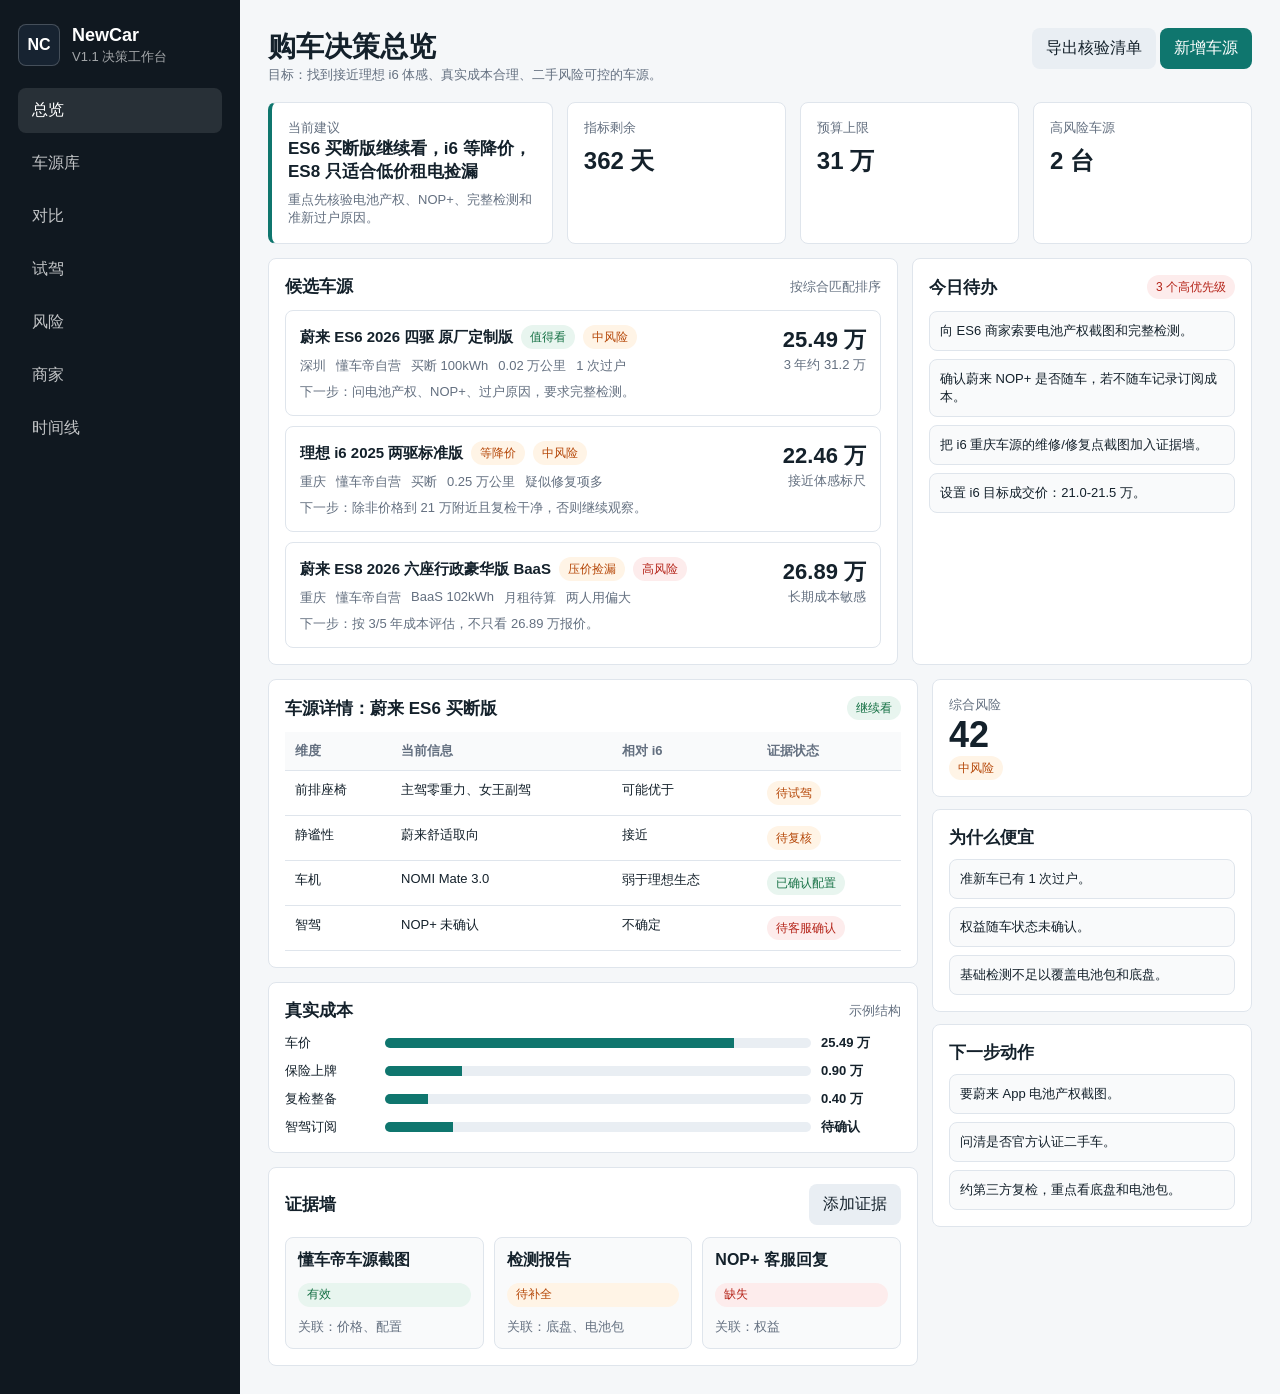
<file: docs/v1.1-wireframe.html>
<!doctype html>
<html lang="zh-CN">
  <head>
    <meta charset="utf-8">
    <meta name="viewport" content="width=device-width, initial-scale=1">
    <title>NewCar V1.1 线框原型</title>
    <style>
      :root {
        --bg: #f5f7f9;
        --panel: #ffffff;
        --ink: #14212b;
        --muted: #647080;
        --line: #dfe5ec;
        --nav: #101820;
        --primary: #0f766e;
        --blue: #2563eb;
        --red: #b42318;
        --orange: #b54708;
        --green: #167145;
        --radius: 8px;
      }

      * {
        box-sizing: border-box;
      }

      body {
        margin: 0;
        background: var(--bg);
        color: var(--ink);
        font-family: -apple-system, BlinkMacSystemFont, "Segoe UI", "PingFang SC", "Microsoft YaHei", sans-serif;
        letter-spacing: 0;
      }

      .shell {
        min-height: 100vh;
        display: grid;
        grid-template-columns: 240px minmax(0, 1fr);
      }

      .sidebar {
        background: var(--nav);
        color: #fff;
        padding: 24px 18px;
        display: flex;
        flex-direction: column;
        gap: 22px;
      }

      .brand {
        display: flex;
        align-items: center;
        gap: 12px;
      }

      .mark {
        width: 42px;
        height: 42px;
        display: grid;
        place-items: center;
        border-radius: var(--radius);
        background: #172331;
        border: 1px solid rgba(255, 255, 255, 0.2);
        font-weight: 760;
      }

      .brand-title {
        font-size: 18px;
        font-weight: 760;
      }

      .brand-subtitle {
        margin-top: 2px;
        color: rgba(255, 255, 255, 0.62);
        font-size: 13px;
      }

      .nav {
        display: grid;
        gap: 8px;
      }

      .nav button {
        border: 0;
        border-radius: var(--radius);
        background: transparent;
        color: rgba(255, 255, 255, 0.74);
        text-align: left;
        padding: 12px 14px;
        font: inherit;
      }

      .nav button.active {
        background: rgba(255, 255, 255, 0.1);
        color: #fff;
      }

      .main {
        padding: 28px;
        min-width: 0;
      }

      .topbar {
        display: flex;
        justify-content: space-between;
        align-items: flex-start;
        gap: 18px;
        margin-bottom: 18px;
      }

      h1,
      h2,
      h3,
      p {
        margin: 0;
      }

      h1 {
        font-size: 28px;
      }

      h2 {
        font-size: 17px;
      }

      h3 {
        font-size: 15px;
      }

      .muted {
        color: var(--muted);
        font-size: 13px;
      }

      .button {
        border: 0;
        border-radius: var(--radius);
        padding: 10px 14px;
        background: var(--primary);
        color: #fff;
        font: inherit;
      }

      .button.secondary {
        background: #e9eef3;
        color: var(--ink);
      }

      .summary {
        display: grid;
        grid-template-columns: 1.3fr repeat(3, minmax(0, 1fr));
        gap: 14px;
        margin-bottom: 14px;
      }

      .panel,
      .card,
      .decision {
        background: var(--panel);
        border: 1px solid var(--line);
        border-radius: var(--radius);
      }

      .panel,
      .decision {
        padding: 16px;
      }

      .decision {
        border-left: 4px solid var(--primary);
      }

      .kpi {
        padding: 16px;
      }

      .kpi .value {
        margin-top: 8px;
        font-size: 24px;
        font-weight: 760;
      }

      .content-grid {
        display: grid;
        grid-template-columns: minmax(0, 1fr) 340px;
        gap: 14px;
      }

      .section-head {
        display: flex;
        justify-content: space-between;
        align-items: center;
        gap: 10px;
        margin-bottom: 12px;
      }

      .car-list {
        display: grid;
        gap: 10px;
      }

      .car-card {
        padding: 14px;
        display: grid;
        grid-template-columns: minmax(0, 1fr) auto;
        gap: 12px;
      }

      .car-title {
        display: flex;
        align-items: center;
        flex-wrap: wrap;
        gap: 8px;
        margin-bottom: 8px;
      }

      .tag {
        display: inline-flex;
        align-items: center;
        min-height: 24px;
        border-radius: 999px;
        padding: 3px 9px;
        font-size: 12px;
        background: #eef2f6;
        color: var(--muted);
      }

      .tag.good {
        background: #e8f5ef;
        color: var(--green);
      }

      .tag.warn {
        background: #fff4e6;
        color: var(--orange);
      }

      .tag.bad {
        background: #fdecec;
        color: var(--red);
      }

      .facts {
        display: flex;
        flex-wrap: wrap;
        gap: 10px;
        color: var(--muted);
        font-size: 13px;
      }

      .price {
        text-align: right;
      }

      .price strong {
        display: block;
        font-size: 22px;
      }

      .detail-shell {
        margin-top: 14px;
        display: grid;
        grid-template-columns: minmax(0, 1fr) 320px;
        gap: 14px;
      }

      .detail-stack {
        display: grid;
        gap: 14px;
      }

      .matrix {
        width: 100%;
        border-collapse: collapse;
        font-size: 13px;
      }

      .matrix th,
      .matrix td {
        padding: 10px;
        text-align: left;
        border-bottom: 1px solid var(--line);
        vertical-align: top;
      }

      .matrix th {
        color: var(--muted);
        font-weight: 650;
        background: #f9fafb;
      }

      .cost-bars {
        display: grid;
        gap: 10px;
      }

      .bar-row {
        display: grid;
        grid-template-columns: 90px minmax(0, 1fr) 80px;
        align-items: center;
        gap: 10px;
        font-size: 13px;
      }

      .bar {
        height: 10px;
        border-radius: 999px;
        background: #e9eef3;
        overflow: hidden;
      }

      .bar span {
        display: block;
        height: 100%;
        background: var(--primary);
      }

      .evidence-grid {
        display: grid;
        grid-template-columns: repeat(3, minmax(0, 1fr));
        gap: 10px;
      }

      .evidence {
        padding: 12px;
        min-height: 112px;
        background: #f9fafb;
        border: 1px solid var(--line);
        border-radius: var(--radius);
        display: flex;
        flex-direction: column;
        justify-content: space-between;
      }

      .decision-panel {
        position: sticky;
        top: 18px;
        align-self: start;
        display: grid;
        gap: 12px;
      }

      .score {
        font-size: 36px;
        font-weight: 780;
      }

      .checklist {
        display: grid;
        gap: 8px;
      }

      .check {
        padding: 10px;
        border: 1px solid var(--line);
        border-radius: var(--radius);
        background: #f9fafb;
        font-size: 13px;
      }

      @media (max-width: 960px) {
        .shell {
          grid-template-columns: 1fr;
        }

        .sidebar {
          position: sticky;
          top: 0;
          z-index: 2;
          padding: 14px;
        }

        .nav {
          grid-template-columns: repeat(4, minmax(0, 1fr));
        }

        .nav button {
          text-align: center;
          padding: 10px 8px;
        }

        .summary,
        .content-grid,
        .detail-shell {
          grid-template-columns: 1fr;
        }

        .evidence-grid {
          grid-template-columns: 1fr;
        }

        .decision-panel {
          position: static;
        }
      }
    </style>
  </head>
  <body>
    <div class="shell">
      <aside class="sidebar">
        <div class="brand">
          <div class="mark">NC</div>
          <div>
            <div class="brand-title">NewCar</div>
            <div class="brand-subtitle">V1.1 决策工作台</div>
          </div>
        </div>
        <nav class="nav" aria-label="主导航">
          <button class="active">总览</button>
          <button>车源库</button>
          <button>对比</button>
          <button>试驾</button>
          <button>风险</button>
          <button>商家</button>
          <button>时间线</button>
        </nav>
      </aside>

      <main class="main">
        <header class="topbar">
          <div>
            <h1>购车决策总览</h1>
            <p class="muted">目标：找到接近理想 i6 体感、真实成本合理、二手风险可控的车源。</p>
          </div>
          <div>
            <button class="button secondary">导出核验清单</button>
            <button class="button">新增车源</button>
          </div>
        </header>

        <section class="summary" aria-label="决策摘要">
          <div class="decision">
            <div class="muted">当前建议</div>
            <h2>ES6 买断版继续看，i6 等降价，ES8 只适合低价租电捡漏</h2>
            <p class="muted" style="margin-top: 8px;">重点先核验电池产权、NOP+、完整检测和准新过户原因。</p>
          </div>
          <div class="panel kpi">
            <div class="muted">指标剩余</div>
            <div class="value">362 天</div>
          </div>
          <div class="panel kpi">
            <div class="muted">预算上限</div>
            <div class="value">31 万</div>
          </div>
          <div class="panel kpi">
            <div class="muted">高风险车源</div>
            <div class="value">2 台</div>
          </div>
        </section>

        <section class="content-grid">
          <div class="panel">
            <div class="section-head">
              <h2>候选车源</h2>
              <span class="muted">按综合匹配排序</span>
            </div>
            <div class="car-list">
              <article class="car-card card">
                <div>
                  <div class="car-title">
                    <h3>蔚来 ES6 2026 四驱 原厂定制版</h3>
                    <span class="tag good">值得看</span>
                    <span class="tag warn">中风险</span>
                  </div>
                  <div class="facts">
                    <span>深圳</span>
                    <span>懂车帝自营</span>
                    <span>买断 100kWh</span>
                    <span>0.02 万公里</span>
                    <span>1 次过户</span>
                  </div>
                  <p class="muted" style="margin-top: 8px;">下一步：问电池产权、NOP+、过户原因，要求完整检测。</p>
                </div>
                <div class="price">
                  <strong>25.49 万</strong>
                  <span class="muted">3 年约 31.2 万</span>
                </div>
              </article>

              <article class="car-card card">
                <div>
                  <div class="car-title">
                    <h3>理想 i6 2025 两驱标准版</h3>
                    <span class="tag warn">等降价</span>
                    <span class="tag warn">中风险</span>
                  </div>
                  <div class="facts">
                    <span>重庆</span>
                    <span>懂车帝自营</span>
                    <span>买断</span>
                    <span>0.25 万公里</span>
                    <span>疑似修复项多</span>
                  </div>
                  <p class="muted" style="margin-top: 8px;">下一步：除非价格到 21 万附近且复检干净，否则继续观察。</p>
                </div>
                <div class="price">
                  <strong>22.46 万</strong>
                  <span class="muted">接近体感标尺</span>
                </div>
              </article>

              <article class="car-card card">
                <div>
                  <div class="car-title">
                    <h3>蔚来 ES8 2026 六座行政豪华版 BaaS</h3>
                    <span class="tag warn">压价捡漏</span>
                    <span class="tag bad">高风险</span>
                  </div>
                  <div class="facts">
                    <span>重庆</span>
                    <span>懂车帝自营</span>
                    <span>BaaS 102kWh</span>
                    <span>月租待算</span>
                    <span>两人用偏大</span>
                  </div>
                  <p class="muted" style="margin-top: 8px;">下一步：按 3/5 年成本评估，不只看 26.89 万报价。</p>
                </div>
                <div class="price">
                  <strong>26.89 万</strong>
                  <span class="muted">长期成本敏感</span>
                </div>
              </article>
            </div>
          </div>

          <aside class="panel">
            <div class="section-head">
              <h2>今日待办</h2>
              <span class="tag bad">3 个高优先级</span>
            </div>
            <div class="checklist">
              <div class="check">向 ES6 商家索要电池产权截图和完整检测。</div>
              <div class="check">确认蔚来 NOP+ 是否随车，若不随车记录订阅成本。</div>
              <div class="check">把 i6 重庆车源的维修/修复点截图加入证据墙。</div>
              <div class="check">设置 i6 目标成交价：21.0-21.5 万。</div>
            </div>
          </aside>
        </section>

        <section class="detail-shell" aria-label="车源详情线框">
          <div class="detail-stack">
            <section class="panel">
              <div class="section-head">
                <h2>车源详情：蔚来 ES6 买断版</h2>
                <span class="tag good">继续看</span>
              </div>
              <table class="matrix">
                <thead>
                  <tr>
                    <th>维度</th>
                    <th>当前信息</th>
                    <th>相对 i6</th>
                    <th>证据状态</th>
                  </tr>
                </thead>
                <tbody>
                  <tr>
                    <td>前排座椅</td>
                    <td>主驾零重力、女王副驾</td>
                    <td>可能优于</td>
                    <td><span class="tag warn">待试驾</span></td>
                  </tr>
                  <tr>
                    <td>静谧性</td>
                    <td>蔚来舒适取向</td>
                    <td>接近</td>
                    <td><span class="tag warn">待复核</span></td>
                  </tr>
                  <tr>
                    <td>车机</td>
                    <td>NOMI Mate 3.0</td>
                    <td>弱于理想生态</td>
                    <td><span class="tag good">已确认配置</span></td>
                  </tr>
                  <tr>
                    <td>智驾</td>
                    <td>NOP+ 未确认</td>
                    <td>不确定</td>
                    <td><span class="tag bad">待客服确认</span></td>
                  </tr>
                </tbody>
              </table>
            </section>

            <section class="panel">
              <div class="section-head">
                <h2>真实成本</h2>
                <span class="muted">示例结构</span>
              </div>
              <div class="cost-bars">
                <div class="bar-row">
                  <span>车价</span>
                  <div class="bar"><span style="width: 82%;"></span></div>
                  <strong>25.49 万</strong>
                </div>
                <div class="bar-row">
                  <span>保险上牌</span>
                  <div class="bar"><span style="width: 18%;"></span></div>
                  <strong>0.90 万</strong>
                </div>
                <div class="bar-row">
                  <span>复检整备</span>
                  <div class="bar"><span style="width: 10%;"></span></div>
                  <strong>0.40 万</strong>
                </div>
                <div class="bar-row">
                  <span>智驾订阅</span>
                  <div class="bar"><span style="width: 16%;"></span></div>
                  <strong>待确认</strong>
                </div>
              </div>
            </section>

            <section class="panel">
              <div class="section-head">
                <h2>证据墙</h2>
                <button class="button secondary">添加证据</button>
              </div>
              <div class="evidence-grid">
                <div class="evidence">
                  <strong>懂车帝车源截图</strong>
                  <span class="tag good">有效</span>
                  <span class="muted">关联：价格、配置</span>
                </div>
                <div class="evidence">
                  <strong>检测报告</strong>
                  <span class="tag warn">待补全</span>
                  <span class="muted">关联：底盘、电池包</span>
                </div>
                <div class="evidence">
                  <strong>NOP+ 客服回复</strong>
                  <span class="tag bad">缺失</span>
                  <span class="muted">关联：权益</span>
                </div>
              </div>
            </section>
          </div>

          <aside class="decision-panel">
            <section class="panel">
              <div class="muted">综合风险</div>
              <div class="score">42</div>
              <span class="tag warn">中风险</span>
            </section>
            <section class="panel">
              <h2>为什么便宜</h2>
              <div class="checklist" style="margin-top: 10px;">
                <div class="check">准新车已有 1 次过户。</div>
                <div class="check">权益随车状态未确认。</div>
                <div class="check">基础检测不足以覆盖电池包和底盘。</div>
              </div>
            </section>
            <section class="panel">
              <h2>下一步动作</h2>
              <div class="checklist" style="margin-top: 10px;">
                <div class="check">要蔚来 App 电池产权截图。</div>
                <div class="check">问清是否官方认证二手车。</div>
                <div class="check">约第三方复检，重点看底盘和电池包。</div>
              </div>
            </section>
          </aside>
        </section>
      </main>
    </div>
  </body>
</html>
</file>
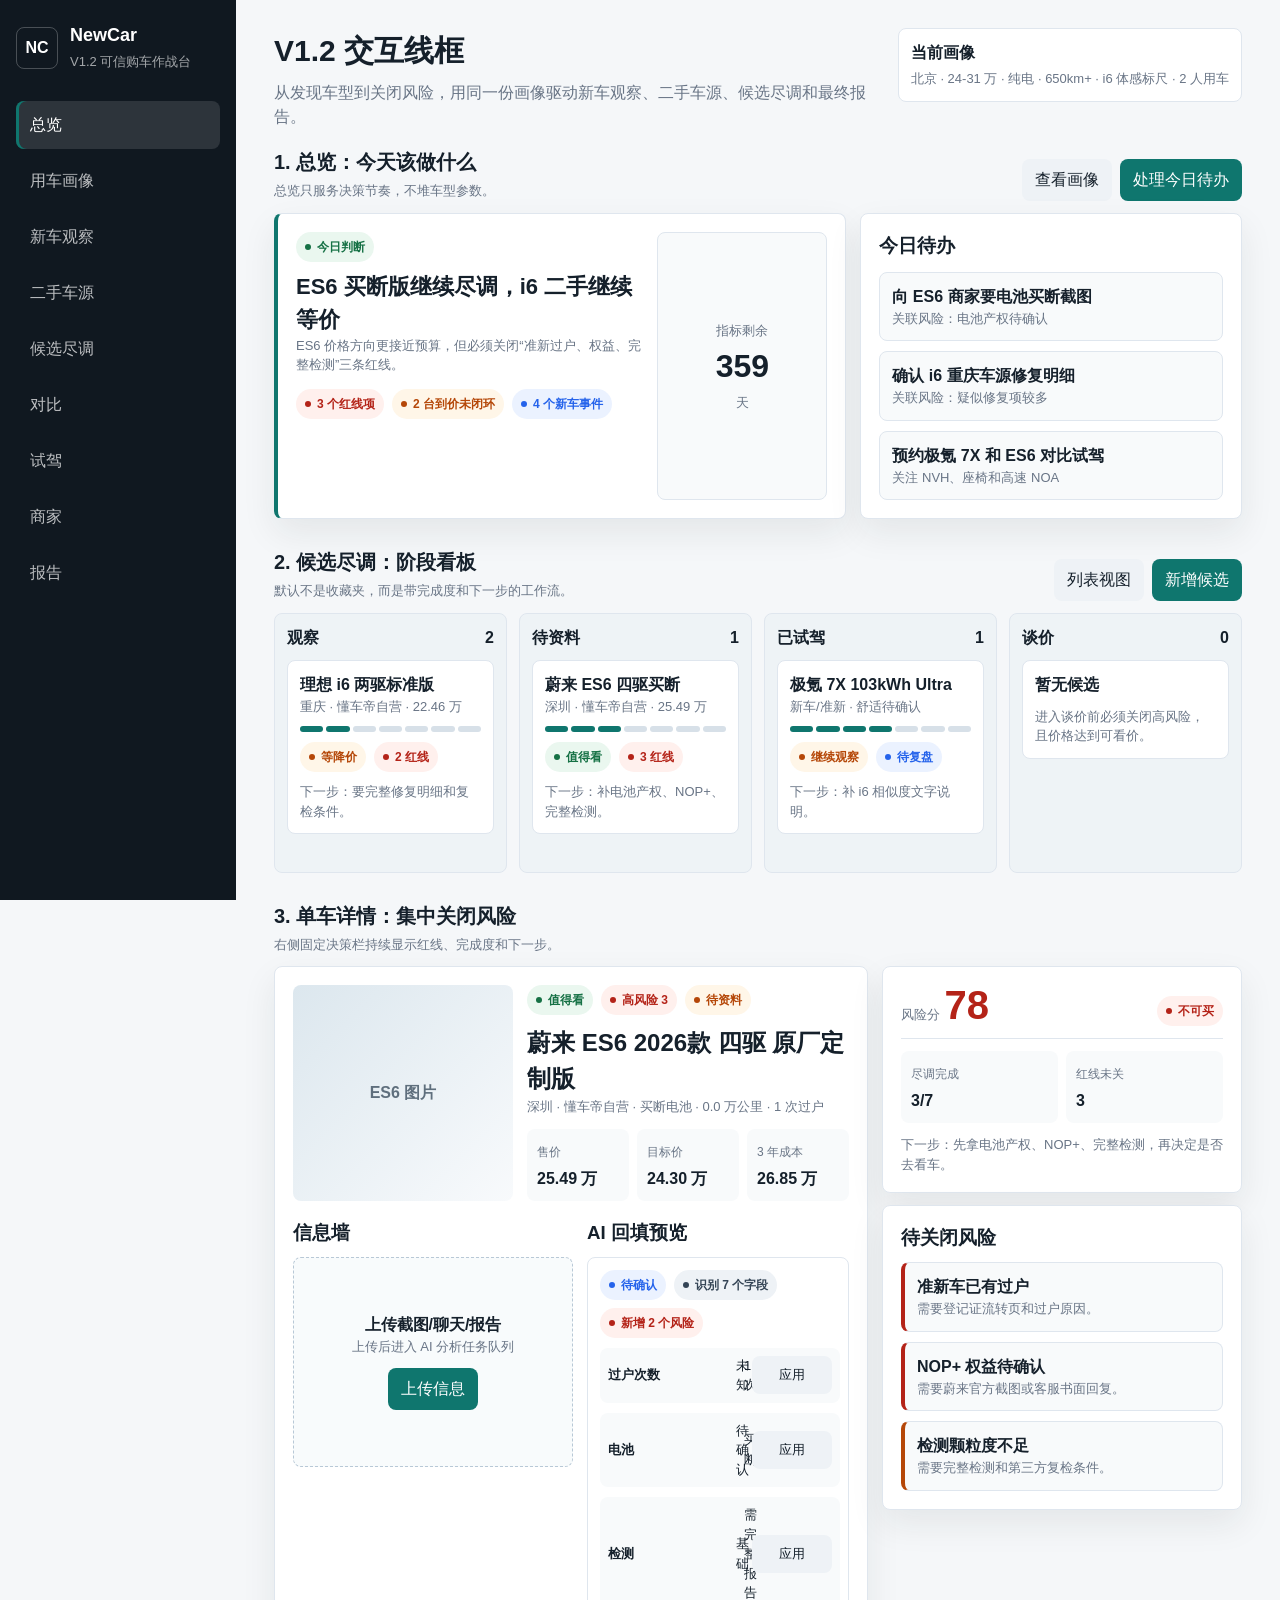
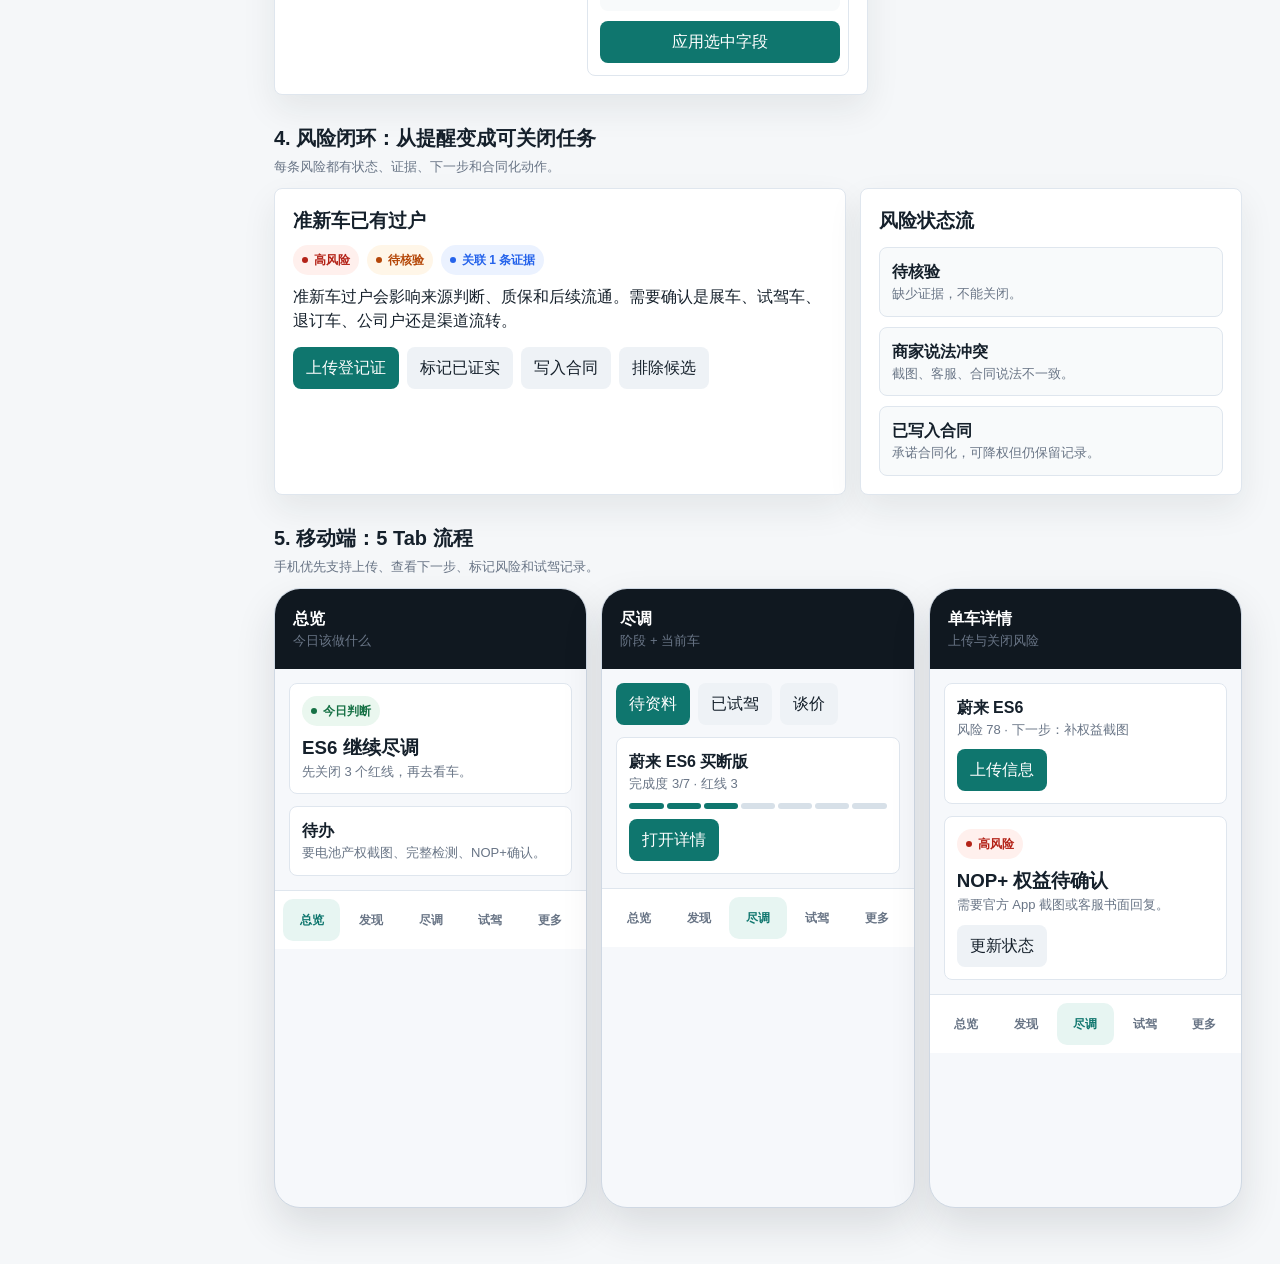
<file: docs/v1.2-wireframe.html>
<!doctype html>
<html lang="zh-CN">
  <head>
    <meta charset="utf-8">
    <meta name="viewport" content="width=device-width, initial-scale=1">
    <title>NewCar V1.2 Wireframe</title>
    <style>
      :root {
        --bg: #f5f7f9;
        --panel: #ffffff;
        --panel-soft: #f8fafb;
        --text: #15202b;
        --muted: #697586;
        --line: #dfe6ee;
        --primary: #0f766e;
        --primary-soft: #e7f5f2;
        --danger: #b42318;
        --danger-soft: #fff0ed;
        --warn: #b54708;
        --warn-soft: #fff6e8;
        --info: #2563eb;
        --info-soft: #ebf2ff;
        --ok: #167145;
        --ok-soft: #eaf7ef;
        --nav: #101820;
        --shadow: 0 14px 34px rgba(21, 32, 43, 0.08);
        --radius: 8px;
      }

      * {
        box-sizing: border-box;
      }

      body {
        margin: 0;
        background: var(--bg);
        color: var(--text);
        font-family: -apple-system, BlinkMacSystemFont, "Segoe UI", "PingFang SC", "Microsoft YaHei", sans-serif;
        line-height: 1.5;
      }

      h1,
      h2,
      h3,
      p {
        margin: 0;
      }

      .page {
        display: grid;
        grid-template-columns: 236px minmax(0, 1fr);
        min-height: 100vh;
      }

      .sidebar {
        position: sticky;
        top: 0;
        height: 100vh;
        padding: 22px 16px;
        background: var(--nav);
        color: #fff;
      }

      .brand {
        display: flex;
        align-items: center;
        gap: 12px;
        margin-bottom: 28px;
      }

      .mark {
        width: 42px;
        height: 42px;
        display: grid;
        place-items: center;
        border: 1px solid rgba(255, 255, 255, 0.24);
        border-radius: var(--radius);
        font-weight: 800;
      }

      .brand strong {
        display: block;
        font-size: 18px;
      }

      .brand span {
        color: rgba(255, 255, 255, 0.62);
        font-size: 13px;
      }

      .nav {
        display: grid;
        gap: 8px;
      }

      .nav button {
        border: 0;
        border-radius: var(--radius);
        padding: 12px 14px;
        background: transparent;
        color: rgba(255, 255, 255, 0.72);
        text-align: left;
        font: inherit;
      }

      .nav button.active {
        background: rgba(255, 255, 255, 0.12);
        color: #fff;
        box-shadow: inset 3px 0 0 var(--primary);
      }

      .main {
        padding: 28px clamp(22px, 3vw, 38px);
      }

      .top {
        display: grid;
        grid-template-columns: minmax(0, 1fr) auto;
        gap: 20px;
        align-items: start;
        margin-bottom: 18px;
      }

      .top h1 {
        font-size: 30px;
      }

      .top p {
        margin-top: 8px;
        color: var(--muted);
      }

      .profile-chip {
        min-width: 330px;
        padding: 12px;
        border: 1px solid var(--line);
        border-radius: var(--radius);
        background: var(--panel);
      }

      .profile-chip strong {
        display: block;
      }

      .profile-chip span {
        display: block;
        margin-top: 4px;
        color: var(--muted);
        font-size: 13px;
      }

      .screen {
        margin: 18px 0 28px;
      }

      .screen-title {
        display: flex;
        justify-content: space-between;
        align-items: end;
        gap: 12px;
        margin-bottom: 12px;
      }

      .screen-title h2 {
        font-size: 20px;
      }

      .screen-title p {
        margin-top: 4px;
        color: var(--muted);
        font-size: 13px;
      }

      .panel,
      .card {
        border: 1px solid var(--line);
        border-radius: var(--radius);
        background: var(--panel);
        box-shadow: var(--shadow);
      }

      .panel {
        padding: 18px;
      }

      .subtle {
        color: var(--muted);
        font-size: 13px;
      }

      .button-row,
      .chip-row {
        display: flex;
        flex-wrap: wrap;
        gap: 8px;
      }

      .button {
        min-height: 38px;
        padding: 9px 13px;
        border: 0;
        border-radius: var(--radius);
        background: #eef2f6;
        color: var(--text);
        font: inherit;
      }

      .button.primary {
        background: var(--primary);
        color: #fff;
      }

      .chip {
        display: inline-flex;
        align-items: center;
        gap: 6px;
        padding: 6px 9px;
        border-radius: 999px;
        background: #eef2f6;
        color: #344455;
        font-size: 12px;
        font-weight: 700;
      }

      .chip::before {
        content: "";
        width: 6px;
        height: 6px;
        border-radius: 999px;
        background: currentColor;
      }

      .chip.ok {
        background: var(--ok-soft);
        color: var(--ok);
      }

      .chip.warn {
        background: var(--warn-soft);
        color: var(--warn);
      }

      .chip.danger {
        background: var(--danger-soft);
        color: var(--danger);
      }

      .chip.info {
        background: var(--info-soft);
        color: var(--info);
      }

      .dashboard-grid {
        display: grid;
        grid-template-columns: minmax(0, 1.2fr) minmax(320px, 0.8fr);
        gap: 14px;
      }

      .decision-hero {
        display: grid;
        grid-template-columns: minmax(0, 1fr) 170px;
        gap: 16px;
        align-items: stretch;
        border-left: 4px solid var(--primary);
      }

      .decision-hero h3 {
        margin-top: 8px;
        font-size: 22px;
      }

      .deadline {
        display: grid;
        place-items: center;
        border: 1px solid var(--line);
        border-radius: var(--radius);
        background: var(--panel-soft);
        text-align: center;
      }

      .deadline strong {
        display: block;
        font-size: 32px;
      }

      .task-list,
      .event-list,
      .risk-list {
        display: grid;
        gap: 10px;
      }

      .task,
      .event,
      .risk {
        padding: 12px;
        border: 1px solid var(--line);
        border-radius: var(--radius);
        background: var(--panel-soft);
      }

      .risk.high {
        border-left: 4px solid var(--danger);
      }

      .risk.medium {
        border-left: 4px solid var(--warn);
      }

      .board {
        display: grid;
        grid-template-columns: repeat(4, minmax(220px, 1fr));
        gap: 12px;
        overflow-x: auto;
      }

      .lane {
        min-height: 260px;
        padding: 12px;
        border: 1px solid var(--line);
        border-radius: var(--radius);
        background: #eef3f6;
      }

      .lane-head {
        display: flex;
        justify-content: space-between;
        margin-bottom: 10px;
        font-weight: 780;
      }

      .deal-card {
        display: grid;
        gap: 10px;
        padding: 12px;
        border: 1px solid var(--line);
        border-radius: var(--radius);
        background: #fff;
      }

      .progress {
        display: grid;
        grid-template-columns: repeat(7, 1fr);
        gap: 3px;
      }

      .progress span {
        height: 6px;
        border-radius: 999px;
        background: #d7e0e8;
      }

      .progress span.done {
        background: var(--primary);
      }

      .detail-grid {
        display: grid;
        grid-template-columns: minmax(0, 1fr) 360px;
        gap: 14px;
        align-items: start;
      }

      .detail-hero {
        display: grid;
        grid-template-columns: 220px minmax(0, 1fr);
        gap: 14px;
      }

      .car-image {
        display: grid;
        place-items: center;
        min-height: 150px;
        border-radius: var(--radius);
        background: linear-gradient(135deg, #dce7ee, #f8fafc);
        color: #5f6f7d;
        font-weight: 800;
      }

      .facts {
        display: grid;
        grid-template-columns: repeat(3, minmax(0, 1fr));
        gap: 8px;
        margin-top: 12px;
      }

      .fact {
        padding: 10px;
        border-radius: var(--radius);
        background: var(--panel-soft);
      }

      .fact span {
        color: var(--muted);
        font-size: 12px;
      }

      .fact strong {
        display: block;
        margin-top: 4px;
      }

      .rail {
        position: sticky;
        top: 18px;
        display: grid;
        gap: 12px;
      }

      .score {
        display: flex;
        align-items: end;
        justify-content: space-between;
        gap: 10px;
        padding-bottom: 12px;
        border-bottom: 1px solid var(--line);
      }

      .score strong {
        color: var(--danger);
        font-size: 40px;
        line-height: 1;
      }

      .wall-grid {
        display: grid;
        grid-template-columns: minmax(280px, 0.8fr) minmax(0, 1.2fr);
        gap: 14px;
      }

      .upload {
        display: grid;
        place-items: center;
        min-height: 210px;
        border: 1px dashed #b8c8d6;
        border-radius: var(--radius);
        background: #f8fbfc;
        text-align: center;
      }

      .analysis-card {
        display: grid;
        gap: 10px;
        padding: 12px;
        border: 1px solid var(--line);
        border-radius: var(--radius);
        background: #fff;
      }

      .field-change {
        display: grid;
        grid-template-columns: 120px minmax(0, 1fr) minmax(0, 1fr) 80px;
        gap: 8px;
        align-items: center;
        padding: 8px;
        border-radius: var(--radius);
        background: var(--panel-soft);
        font-size: 13px;
      }

      .mobile-wrap {
        display: grid;
        grid-template-columns: repeat(3, minmax(240px, 1fr));
        gap: 14px;
      }

      .phone {
        overflow: hidden;
        min-height: 620px;
        border: 1px solid #cfd8e3;
        border-radius: 26px;
        background: #f6f8fb;
        box-shadow: 0 18px 40px rgba(21, 32, 43, 0.12);
      }

      .phone-head {
        padding: 18px;
        background: var(--nav);
        color: #fff;
      }

      .phone-body {
        display: grid;
        gap: 12px;
        padding: 14px;
      }

      .phone-nav {
        display: grid;
        grid-template-columns: repeat(5, 1fr);
        gap: 2px;
        padding: 8px;
        border-top: 1px solid var(--line);
        background: #fff;
      }

      .phone-nav span {
        display: grid;
        place-items: center;
        min-height: 42px;
        border-radius: 10px;
        color: var(--muted);
        font-size: 12px;
        font-weight: 760;
      }

      .phone-nav span.active {
        background: var(--primary-soft);
        color: var(--primary);
      }

      .mobile-card {
        padding: 12px;
        border: 1px solid var(--line);
        border-radius: var(--radius);
        background: #fff;
      }

      @media (max-width: 980px) {
        .page {
          grid-template-columns: 1fr;
        }

        .sidebar {
          position: static;
          height: auto;
        }

        .top,
        .dashboard-grid,
        .detail-grid,
        .wall-grid,
        .detail-hero {
          grid-template-columns: 1fr;
        }

        .profile-chip {
          min-width: 0;
        }

        .mobile-wrap {
          grid-template-columns: 1fr;
        }
      }
    </style>
  </head>
  <body>
    <div class="page">
      <aside class="sidebar">
        <div class="brand">
          <div class="mark">NC</div>
          <div>
            <strong>NewCar</strong>
            <span>V1.2 可信购车作战台</span>
          </div>
        </div>
        <nav class="nav" aria-label="V1.2导航">
          <button class="active">总览</button>
          <button>用车画像</button>
          <button>新车观察</button>
          <button>二手车源</button>
          <button>候选尽调</button>
          <button>对比</button>
          <button>试驾</button>
          <button>商家</button>
          <button>报告</button>
        </nav>
      </aside>

      <main class="main">
        <header class="top">
          <div>
            <h1>V1.2 交互线框</h1>
            <p>从发现车型到关闭风险，用同一份画像驱动新车观察、二手车源、候选尽调和最终报告。</p>
          </div>
          <section class="profile-chip">
            <strong>当前画像</strong>
            <span>北京 · 24-31 万 · 纯电 · 650km+ · i6 体感标尺 · 2 人用车</span>
          </section>
        </header>

        <section class="screen">
          <div class="screen-title">
            <div>
              <h2>1. 总览：今天该做什么</h2>
              <p>总览只服务决策节奏，不堆车型参数。</p>
            </div>
            <div class="button-row">
              <button class="button">查看画像</button>
              <button class="button primary">处理今日待办</button>
            </div>
          </div>

          <div class="dashboard-grid">
            <section class="panel decision-hero">
              <div>
                <span class="chip ok">今日判断</span>
                <h3>ES6 买断版继续尽调，i6 二手继续等价</h3>
                <p class="subtle">ES6 价格方向更接近预算，但必须关闭“准新过户、权益、完整检测”三条红线。</p>
                <div class="chip-row" style="margin-top: 14px;">
                  <span class="chip danger">3 个红线项</span>
                  <span class="chip warn">2 台到价未闭环</span>
                  <span class="chip info">4 个新车事件</span>
                </div>
              </div>
              <div class="deadline">
                <div>
                  <span class="subtle">指标剩余</span>
                  <strong>359</strong>
                  <span class="subtle">天</span>
                </div>
              </div>
            </section>

            <section class="panel">
              <h3>今日待办</h3>
              <div class="task-list" style="margin-top: 12px;">
                <div class="task">
                  <strong>向 ES6 商家要电池买断截图</strong>
                  <p class="subtle">关联风险：电池产权待确认</p>
                </div>
                <div class="task">
                  <strong>确认 i6 重庆车源修复明细</strong>
                  <p class="subtle">关联风险：疑似修复项较多</p>
                </div>
                <div class="task">
                  <strong>预约极氪 7X 和 ES6 对比试驾</strong>
                  <p class="subtle">关注 NVH、座椅和高速 NOA</p>
                </div>
              </div>
            </section>
          </div>
        </section>

        <section class="screen">
          <div class="screen-title">
            <div>
              <h2>2. 候选尽调：阶段看板</h2>
              <p>默认不是收藏夹，而是带完成度和下一步的工作流。</p>
            </div>
            <div class="button-row">
              <button class="button">列表视图</button>
              <button class="button primary">新增候选</button>
            </div>
          </div>

          <div class="board">
            <section class="lane">
              <div class="lane-head"><span>观察</span><span>2</span></div>
              <article class="deal-card">
                <div>
                  <strong>理想 i6 两驱标准版</strong>
                  <p class="subtle">重庆 · 懂车帝自营 · 22.46 万</p>
                </div>
                <div class="progress">
                  <span class="done"></span><span class="done"></span><span></span><span></span><span></span><span></span><span></span>
                </div>
                <div class="chip-row">
                  <span class="chip warn">等降价</span>
                  <span class="chip danger">2 红线</span>
                </div>
                <p class="subtle">下一步：要完整修复明细和复检条件。</p>
              </article>
            </section>

            <section class="lane">
              <div class="lane-head"><span>待资料</span><span>1</span></div>
              <article class="deal-card">
                <div>
                  <strong>蔚来 ES6 四驱买断</strong>
                  <p class="subtle">深圳 · 懂车帝自营 · 25.49 万</p>
                </div>
                <div class="progress">
                  <span class="done"></span><span class="done"></span><span class="done"></span><span></span><span></span><span></span><span></span>
                </div>
                <div class="chip-row">
                  <span class="chip ok">值得看</span>
                  <span class="chip danger">3 红线</span>
                </div>
                <p class="subtle">下一步：补电池产权、NOP+、完整检测。</p>
              </article>
            </section>

            <section class="lane">
              <div class="lane-head"><span>已试驾</span><span>1</span></div>
              <article class="deal-card">
                <div>
                  <strong>极氪 7X 103kWh Ultra</strong>
                  <p class="subtle">新车/准新 · 舒适待确认</p>
                </div>
                <div class="progress">
                  <span class="done"></span><span class="done"></span><span class="done"></span><span class="done"></span><span></span><span></span><span></span>
                </div>
                <div class="chip-row">
                  <span class="chip warn">继续观察</span>
                  <span class="chip info">待复盘</span>
                </div>
                <p class="subtle">下一步：补 i6 相似度文字说明。</p>
              </article>
            </section>

            <section class="lane">
              <div class="lane-head"><span>谈价</span><span>0</span></div>
              <div class="deal-card">
                <strong>暂无候选</strong>
                <p class="subtle">进入谈价前必须关闭高风险，且价格达到可看价。</p>
              </div>
            </section>
          </div>
        </section>

        <section class="screen">
          <div class="screen-title">
            <div>
              <h2>3. 单车详情：集中关闭风险</h2>
              <p>右侧固定决策栏持续显示红线、完成度和下一步。</p>
            </div>
          </div>

          <div class="detail-grid">
            <div class="panel">
              <div class="detail-hero">
                <div class="car-image">ES6 图片</div>
                <div>
                  <div class="chip-row">
                    <span class="chip ok">值得看</span>
                    <span class="chip danger">高风险 3</span>
                    <span class="chip warn">待资料</span>
                  </div>
                  <h2 style="margin-top: 10px;">蔚来 ES6 2026款 四驱 原厂定制版</h2>
                  <p class="subtle">深圳 · 懂车帝自营 · 买断电池 · 0.0 万公里 · 1 次过户</p>
                  <div class="facts">
                    <div class="fact"><span>售价</span><strong>25.49 万</strong></div>
                    <div class="fact"><span>目标价</span><strong>24.30 万</strong></div>
                    <div class="fact"><span>3 年成本</span><strong>26.85 万</strong></div>
                  </div>
                </div>
              </div>

              <div class="wall-grid" style="margin-top: 18px;">
                <section>
                  <h3>信息墙</h3>
                  <div class="upload" style="margin-top: 10px;">
                    <div>
                      <strong>上传截图/聊天/报告</strong>
                      <p class="subtle">上传后进入 AI 分析任务队列</p>
                      <button class="button primary" style="margin-top: 12px;">上传信息</button>
                    </div>
                  </div>
                </section>

                <section>
                  <h3>AI 回填预览</h3>
                  <div class="analysis-card" style="margin-top: 10px;">
                    <div class="chip-row">
                      <span class="chip info">待确认</span>
                      <span class="chip">识别 7 个字段</span>
                      <span class="chip danger">新增 2 个风险</span>
                    </div>
                    <div class="field-change">
                      <strong>过户次数</strong><span>未知</span><span>1 次</span><button class="button">应用</button>
                    </div>
                    <div class="field-change">
                      <strong>电池</strong><span>待确认</span><span>买断</span><button class="button">应用</button>
                    </div>
                    <div class="field-change">
                      <strong>检测</strong><span>基础</span><span>需完整报告</span><button class="button">应用</button>
                    </div>
                    <button class="button primary">应用选中字段</button>
                  </div>
                </section>
              </div>
            </div>

            <aside class="rail">
              <section class="panel">
                <div class="score">
                  <div>
                    <span class="subtle">风险分</span>
                    <strong>78</strong>
                  </div>
                  <span class="chip danger">不可买</span>
                </div>
                <div class="facts" style="grid-template-columns: 1fr 1fr; margin-top: 12px;">
                  <div class="fact"><span>尽调完成</span><strong>3/7</strong></div>
                  <div class="fact"><span>红线未关</span><strong>3</strong></div>
                </div>
                <p class="subtle" style="margin-top: 12px;">下一步：先拿电池产权、NOP+、完整检测，再决定是否去看车。</p>
              </section>

              <section class="panel">
                <h3>待关闭风险</h3>
                <div class="risk-list" style="margin-top: 10px;">
                  <div class="risk high">
                    <strong>准新车已有过户</strong>
                    <p class="subtle">需要登记证流转页和过户原因。</p>
                  </div>
                  <div class="risk high">
                    <strong>NOP+ 权益待确认</strong>
                    <p class="subtle">需要蔚来官方截图或客服书面回复。</p>
                  </div>
                  <div class="risk medium">
                    <strong>检测颗粒度不足</strong>
                    <p class="subtle">需要完整检测和第三方复检条件。</p>
                  </div>
                </div>
              </section>
            </aside>
          </div>
        </section>

        <section class="screen">
          <div class="screen-title">
            <div>
              <h2>4. 风险闭环：从提醒变成可关闭任务</h2>
              <p>每条风险都有状态、证据、下一步和合同化动作。</p>
            </div>
          </div>
          <div class="dashboard-grid">
            <section class="panel">
              <h3>准新车已有过户</h3>
              <div class="chip-row" style="margin: 10px 0;">
                <span class="chip danger">高风险</span>
                <span class="chip warn">待核验</span>
                <span class="chip info">关联 1 条证据</span>
              </div>
              <p>准新车过户会影响来源判断、质保和后续流通。需要确认是展车、试驾车、退订车、公司户还是渠道流转。</p>
              <div class="button-row" style="margin-top: 14px;">
                <button class="button primary">上传登记证</button>
                <button class="button">标记已证实</button>
                <button class="button">写入合同</button>
                <button class="button">排除候选</button>
              </div>
            </section>

            <section class="panel">
              <h3>风险状态流</h3>
              <div class="event-list" style="margin-top: 12px;">
                <div class="event"><strong>待核验</strong><p class="subtle">缺少证据，不能关闭。</p></div>
                <div class="event"><strong>商家说法冲突</strong><p class="subtle">截图、客服、合同说法不一致。</p></div>
                <div class="event"><strong>已写入合同</strong><p class="subtle">承诺合同化，可降权但仍保留记录。</p></div>
              </div>
            </section>
          </div>
        </section>

        <section class="screen">
          <div class="screen-title">
            <div>
              <h2>5. 移动端：5 Tab 流程</h2>
              <p>手机优先支持上传、查看下一步、标记风险和试驾记录。</p>
            </div>
          </div>

          <div class="mobile-wrap">
            <article class="phone">
              <div class="phone-head">
                <strong>总览</strong>
                <p class="subtle">今日该做什么</p>
              </div>
              <div class="phone-body">
                <div class="mobile-card">
                  <span class="chip ok">今日判断</span>
                  <h3 style="margin-top: 8px;">ES6 继续尽调</h3>
                  <p class="subtle">先关闭 3 个红线，再去看车。</p>
                </div>
                <div class="mobile-card">
                  <strong>待办</strong>
                  <p class="subtle">要电池产权截图、完整检测、NOP+确认。</p>
                </div>
              </div>
              <div class="phone-nav">
                <span class="active">总览</span><span>发现</span><span>尽调</span><span>试驾</span><span>更多</span>
              </div>
            </article>

            <article class="phone">
              <div class="phone-head">
                <strong>尽调</strong>
                <p class="subtle">阶段 + 当前车</p>
              </div>
              <div class="phone-body">
                <div class="button-row">
                  <button class="button primary">待资料</button>
                  <button class="button">已试驾</button>
                  <button class="button">谈价</button>
                </div>
                <div class="mobile-card">
                  <strong>蔚来 ES6 买断版</strong>
                  <p class="subtle">完成度 3/7 · 红线 3</p>
                  <div class="progress" style="margin: 10px 0;">
                    <span class="done"></span><span class="done"></span><span class="done"></span><span></span><span></span><span></span><span></span>
                  </div>
                  <button class="button primary">打开详情</button>
                </div>
              </div>
              <div class="phone-nav">
                <span>总览</span><span>发现</span><span class="active">尽调</span><span>试驾</span><span>更多</span>
              </div>
            </article>

            <article class="phone">
              <div class="phone-head">
                <strong>单车详情</strong>
                <p class="subtle">上传与关闭风险</p>
              </div>
              <div class="phone-body">
                <div class="mobile-card">
                  <strong>蔚来 ES6</strong>
                  <p class="subtle">风险 78 · 下一步：补权益截图</p>
                  <button class="button primary" style="margin-top: 10px;">上传信息</button>
                </div>
                <div class="mobile-card">
                  <span class="chip danger">高风险</span>
                  <h3 style="margin-top: 8px;">NOP+ 权益待确认</h3>
                  <p class="subtle">需要官方 App 截图或客服书面回复。</p>
                  <button class="button" style="margin-top: 10px;">更新状态</button>
                </div>
              </div>
              <div class="phone-nav">
                <span>总览</span><span>发现</span><span class="active">尽调</span><span>试驾</span><span>更多</span>
              </div>
            </article>
          </div>
        </section>
      </main>
    </div>
  </body>
</html>
</file>
